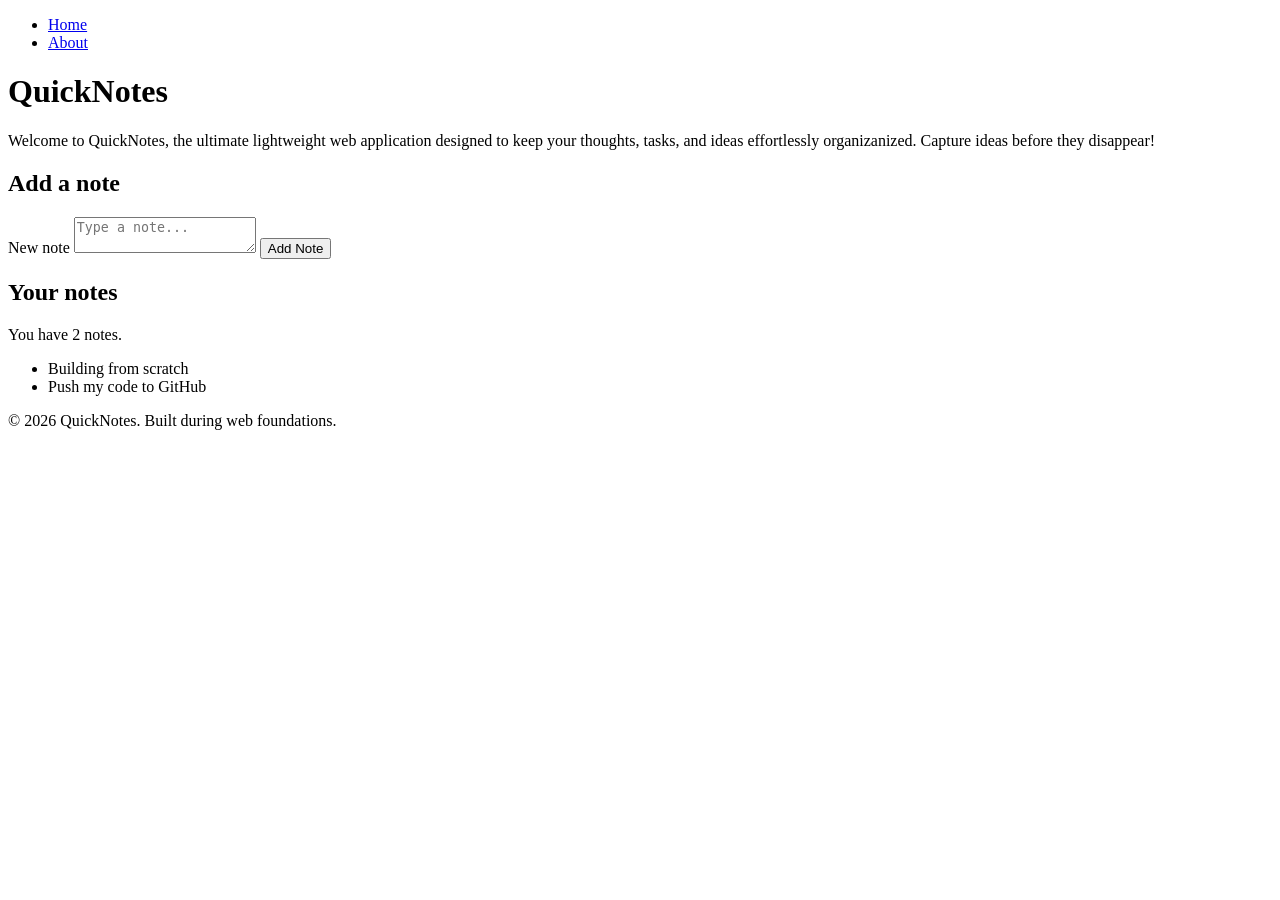
<file: day1/index.html>
<!doctype html>
<html lang="en">
  <head>
    <meta charset="UTF-8" />
    <meta name="viewport" content="width=device-width, initial-scale=1.0" />
    <title>QuickNotes</title>
  </head>
  <body>
    <header>
      <nav>
        <ul>
          <li><a href="index.html">Home</a></li>
          <li><a href="about.html">About</a></li>
        </ul>
      </nav>
    </header>  
    <main>
      <h1 class="my-title" id="my-title-id">QuickNotes</h1>
       <p>Welcome to QuickNotes, the ultimate lightweight web application designed to keep your thoughts, tasks, and ideas effortlessly organizanized. Capture ideas before they disappear!</p>
      <section>
        <h2>Add a note</h2>
        <form id="note-form">
          <label for="note-input">New note</label>
          <textarea type="text" id="note-input" placeholder="Type a note..."></textarea>
          <button class="button" type="submit" id="button-id">Add Note</button>
        </form>
      </section>

      <section>
        <h2>Your notes</h2>
        <p id="note-count">You have 2 notes.</p>
        <ul id="notes-list">
          <li>Building from scratch</li>
          <li>Push my code to GitHub</li>
        </ul>
      </section>
    </main>

    <footer>
      <p>&copy; 2026 QuickNotes. Built during web foundations.</p>
    </footer>
  </body>
</html>
</file>
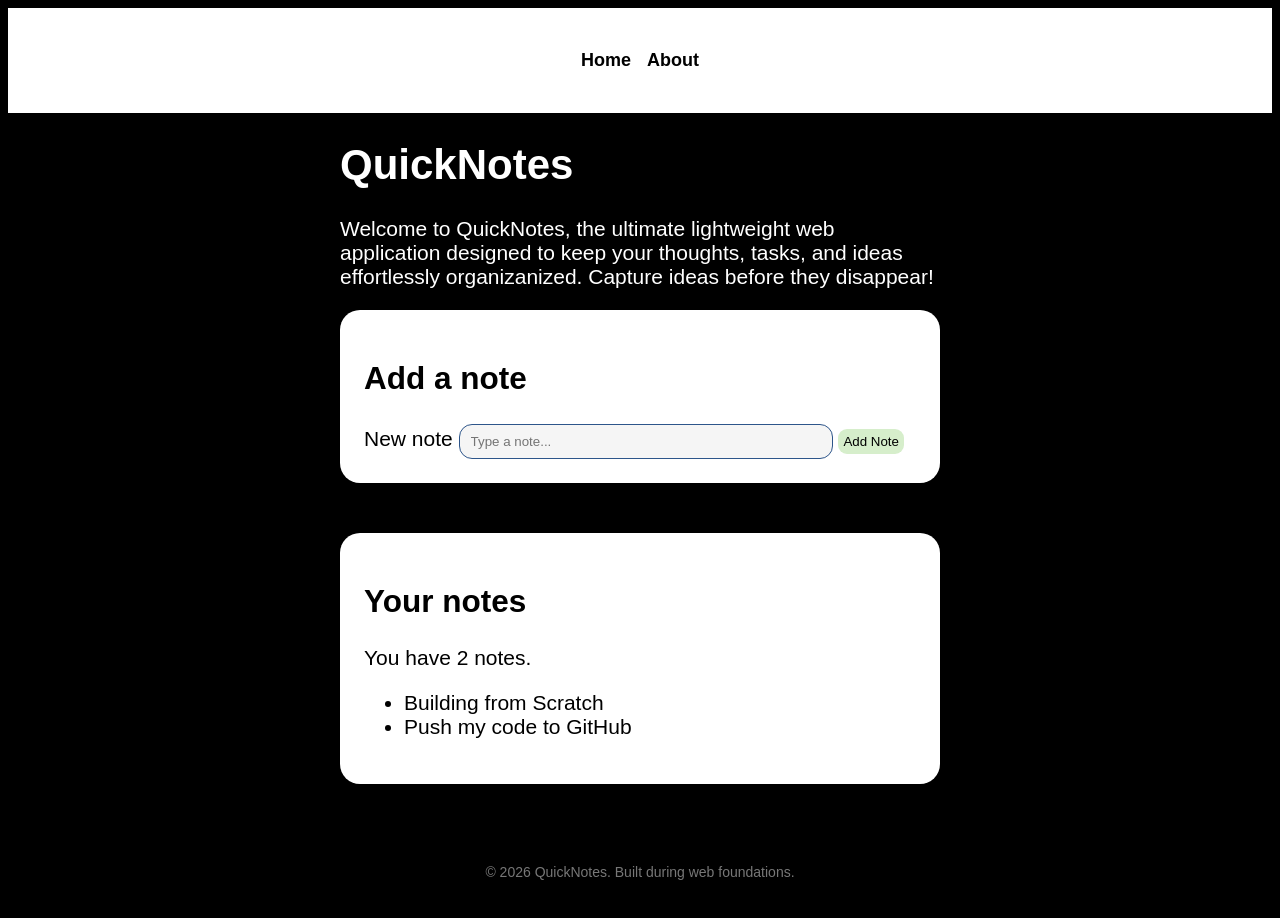
<file: day2/index.html>
<!doctype html>
<html lang="en">
  <head>
    <meta charset="UTF-8" />
    <meta name="viewport" content="width=device-width, initial-scale=1.0" />
    <title>QuickNotes</title>
    <link rel="stylesheet" href="style.css" />
  </head>
  <body>
    <header class="header">
      <nav class="topnav">
        <ul class="nav-list">
          <li><a href="index.html">Home</a></li>
          <li><a href="about.html">About</a></li>
        </ul>
      </nav>
    </header>
    <main class="main">
      <h1 class="my-title" id="my-title-id">QuickNotes</h1>
      <p>
        Welcome to QuickNotes, the ultimate lightweight web application designed
        to keep your thoughts, tasks, and ideas effortlessly organizanized. Capture ideas before they disappear!
      </p>

      <section class="section">
        <h2>Add a note</h2>
        <form id="note-form">
          <label for="note-input">New note</label>
          <input
            type="text"
            class="feedback-text"
            id="note-input"
            placeholder="Type a note..."
          />
          <button class="button" type="submit" id="button-id">Add Note</button>
        </form>
      </section>

      <section class="section">
        <h2>Your notes</h2>
        <p id="note-count">You have 2 notes.</p>
        <ul id="notes-list">
          <li>Building from Scratch</li>
          <li>Push my code to GitHub</li>
        </ul>
      </section>
    </main>

    <footer class="footer">
      <p>&copy; 2026 QuickNotes. Built during web foundations.</p>
    </footer>
  </body>
</html>
</file>
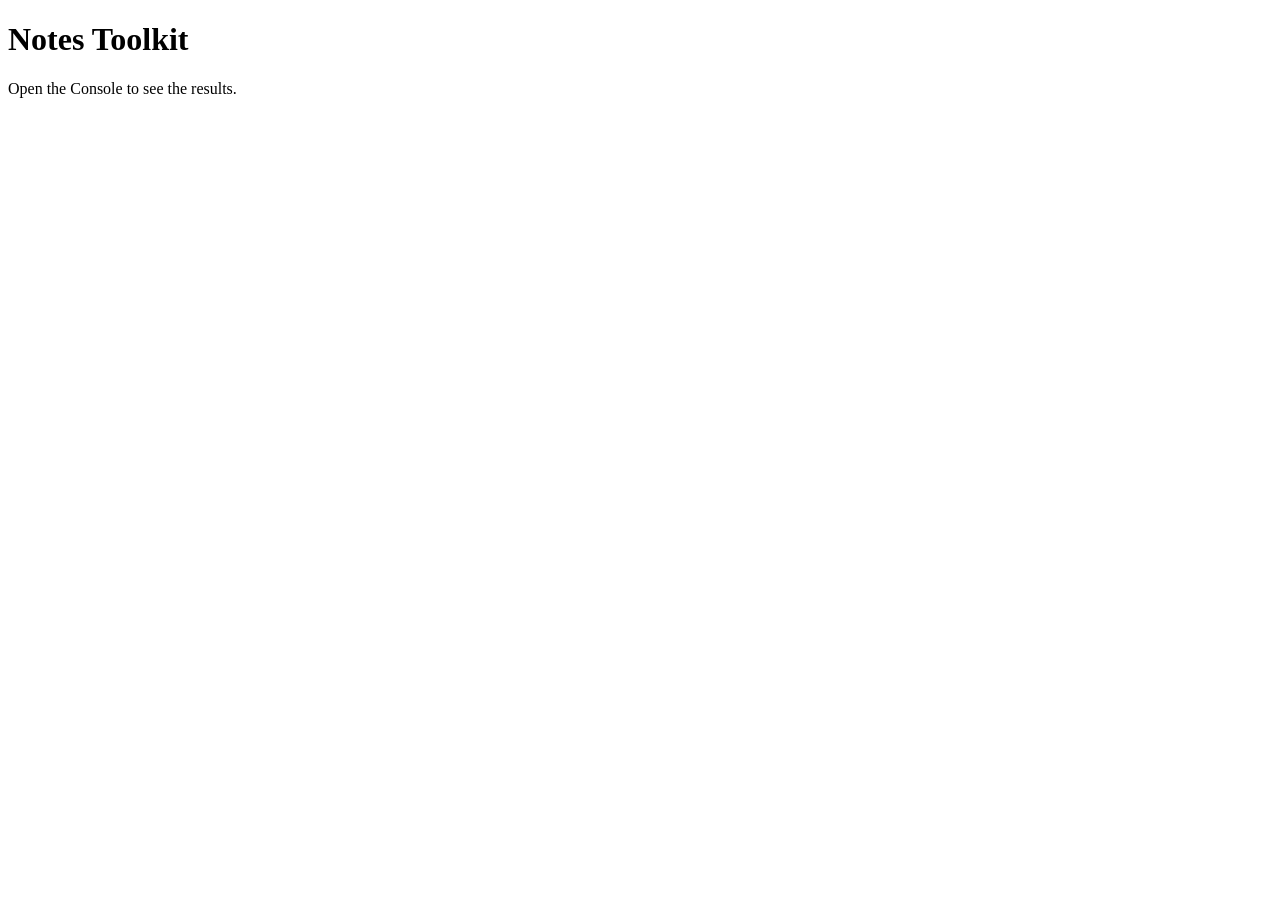
<file: day3/index.html>
<!DOCTYPE html>
<html lang="en">
<head>
    <meta charset="UTF-8">
    <meta name="viewport" content="width=device-width, initial-scale=1.0">
    <title>Notes Toolkit</title>
    <script src="script.js" defer></script>
</head>

<body>
    <h1>Notes Toolkit</h1>
    <p>Open the Console to see the results.</p>
</body>
</html>
</file>
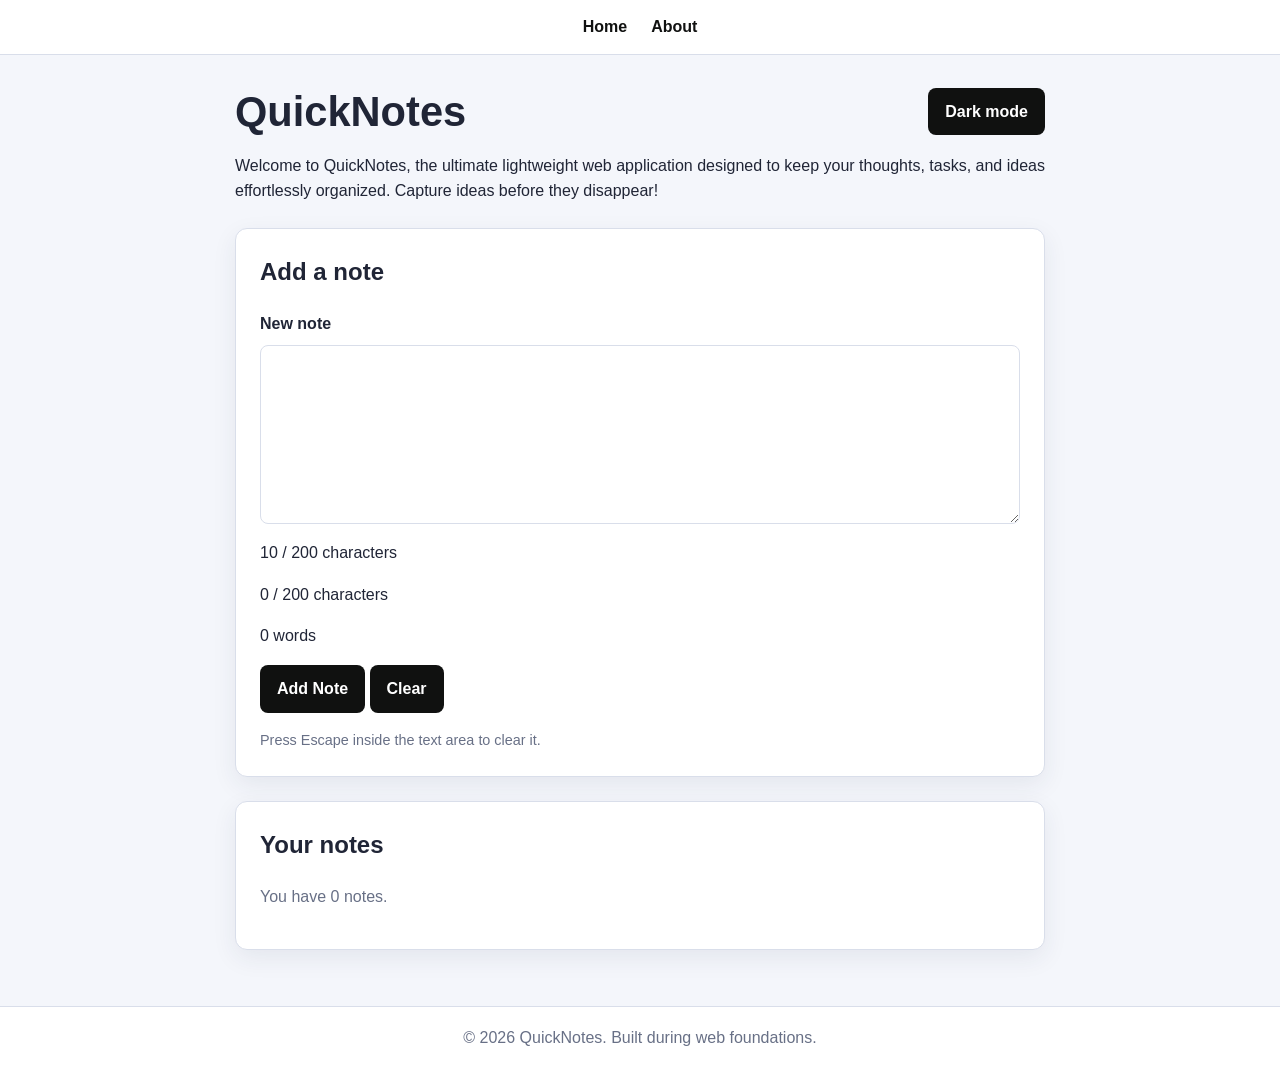
<file: day4/index.html>
<!doctype html>
<html lang="en">
  <head>
    <meta charset="UTF-8" />
    <meta name="viewport" content="width=device-width, initial-scale=1.0" />
    <title>QuickNotes</title>

    <link rel="stylesheet" href="style.css" />
    <script src="script.js" defer></script>

  </head>
  <body>
    <header class="header">
      <nav class="topnav">
        <ul class="nav-list">
          <li><a href="index.html">Home</a></li>
          <li><a href="about.html">About</a></li>
        </ul>
      </nav>
    </header>
    <main class="main">

      <div class="page-heading">
        <h1 class="my-title" id="my-title-id">QuickNotes</h1>
        <button type="button" id="theme-toggle">Dark mode</button>
      </div>
      
      <p>
        Welcome to QuickNotes, the ultimate lightweight web application designed
        to keep your thoughts, tasks, and ideas effortlessly organized. Capture ideas before they disappear!
      </p>

      <section class="section">

        <h2>Add a note</h2>

        <form id="note-form">
          <label for="note-input">New note</label>
          <textarea
            id="note-text" class="feedback-text" rows="6" placeholder="Type your note here..." aria-describedby="char-count word-count">
          </textarea>

          <p id="char-count"></p>0 / 200 characters</p>
          <p id="word-count">0 words</p>
 
          <button class="button" type="submit" id="button-id">Add Note</button>
          <button class="button" type="button" id="clear-btn">Clear</button>
        </form>

        <p class="hint">Press Escape inside the text area to clear it.</p>

      </section>

      <section class="section">
        <h2>Your notes</h2>
        <p id="note-count">You have 0 notes.</p>
        <ul id="notes-list">

        </ul>
      </section>
    </main>

    <footer class="footer">
      <p>&copy; 2026 QuickNotes. Built during web foundations.</p>
    </footer>

  </body>
</html>
</file>
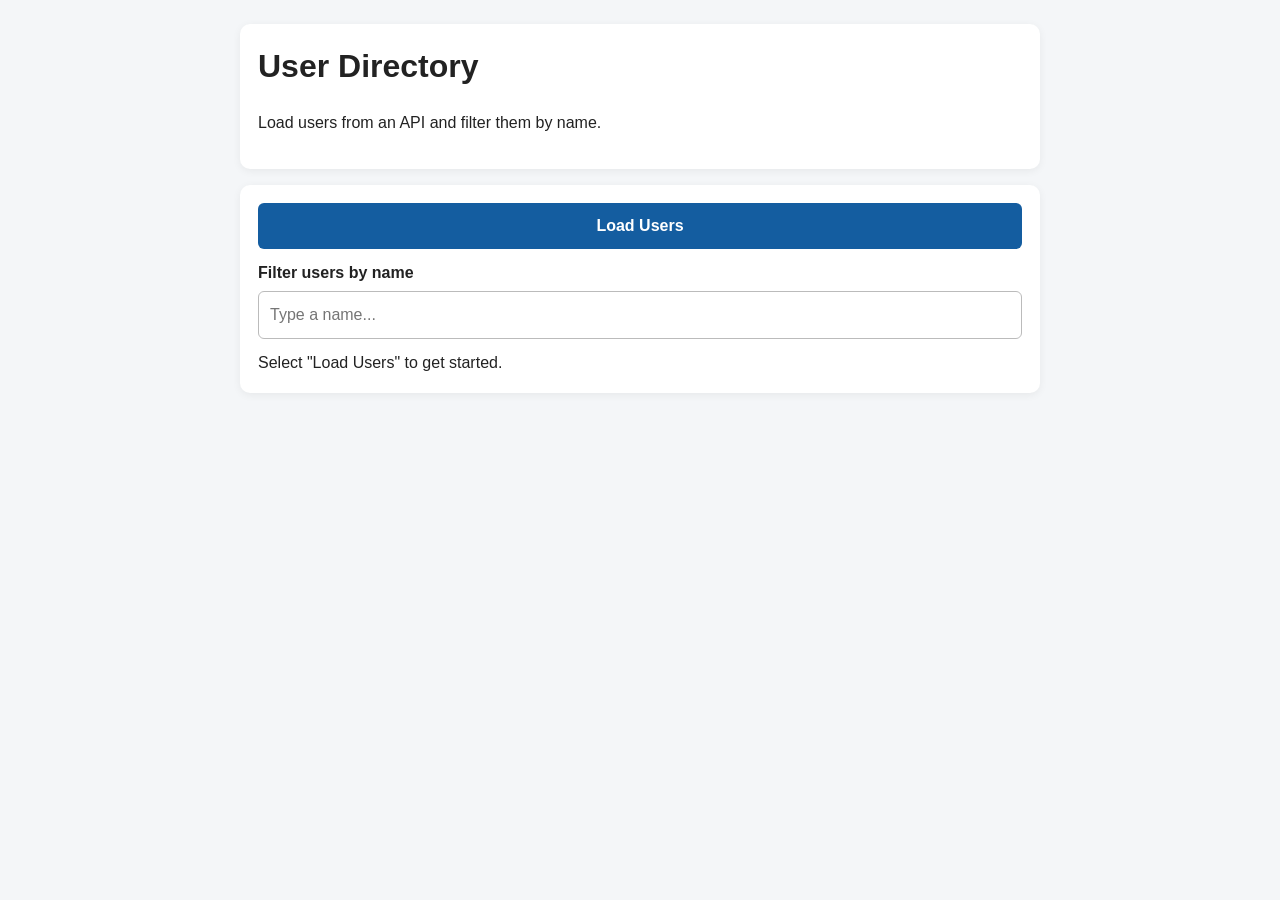
<file: day5/index.html>
<!DOCTYPE html>
<html lang="en">
<head>
  <meta charset="UTF-8">
  <meta name="viewport" content="width=device-width, initial-scale=1.0">
  <title>Day 5 - User Directory</title>
  <script src="users.js" defer></script>

  <style>
    * {
      box-sizing: border-box;
    }

    body {
      font-family: Arial, sans-serif;
      background-color: #f4f6f8;
      color: #222;
      margin: 0;
      padding: 24px;
      line-height: 1.5;
    }

    main {
      max-width: 800px;
      margin: 0 auto;
    }

    header,
    .controls,
    #users-list li {
      background: white;
      padding: 18px;
      margin-bottom: 16px;
      border-radius: 10px;
      box-shadow: 0 2px 8px rgba(0, 0, 0, 0.06);
    }

    h1 {
      margin-top: 0;
    }

    .controls {
      display: grid;
      gap: 12px;
    }

    label {
      display: block;
      font-weight: bold;
      margin-bottom: 6px;
    }

    input,
    button {
      width: 100%;
      padding: 11px;
      font: inherit;
      border: 1px solid #bbb;
      border-radius: 6px;
    }

    button {
      background-color: #145da0;
      color: white;
      border: none;
      cursor: pointer;
      font-weight: bold;
    }

    button:disabled {
      opacity: 0.6;
      cursor: not-allowed;
    }

    #status {
      min-height: 1.5em;
      margin: 0;
    }

    #users-list {
      list-style: none;
      padding: 0;
      margin: 0;
    }

    #users-list li h2 {
      margin-top: 0;
      font-size: 1.2rem;
    }

    #users-list li p {
      margin: 6px 0;
      overflow-wrap: anywhere;
    }

    @media (max-width: 500px) {
      body {
        padding: 14px;
      }
    }
  </style>
</head>

<body>
  <main>
    <header>
      <h1>User Directory</h1>
      <p>Load users from an API and filter them by name.</p>
    </header>

    <section class="controls" aria-label="User controls">
      <button id="load-users" type="button">
        Load Users
      </button>

      <div>
        <label for="filter-input">Filter users by name</label>
        <input
          id="filter-input"
          type="text"
          placeholder="Type a name..."
          autocomplete="off"
        >
      </div>

      <p id="status" role="status" aria-live="polite">
        Select "Load Users" to get started.
      </p>
    </section>

    <section aria-label="Users">
      <ul id="users-list"></ul>
    </section>
  </main>
</body>
</html>
</file>
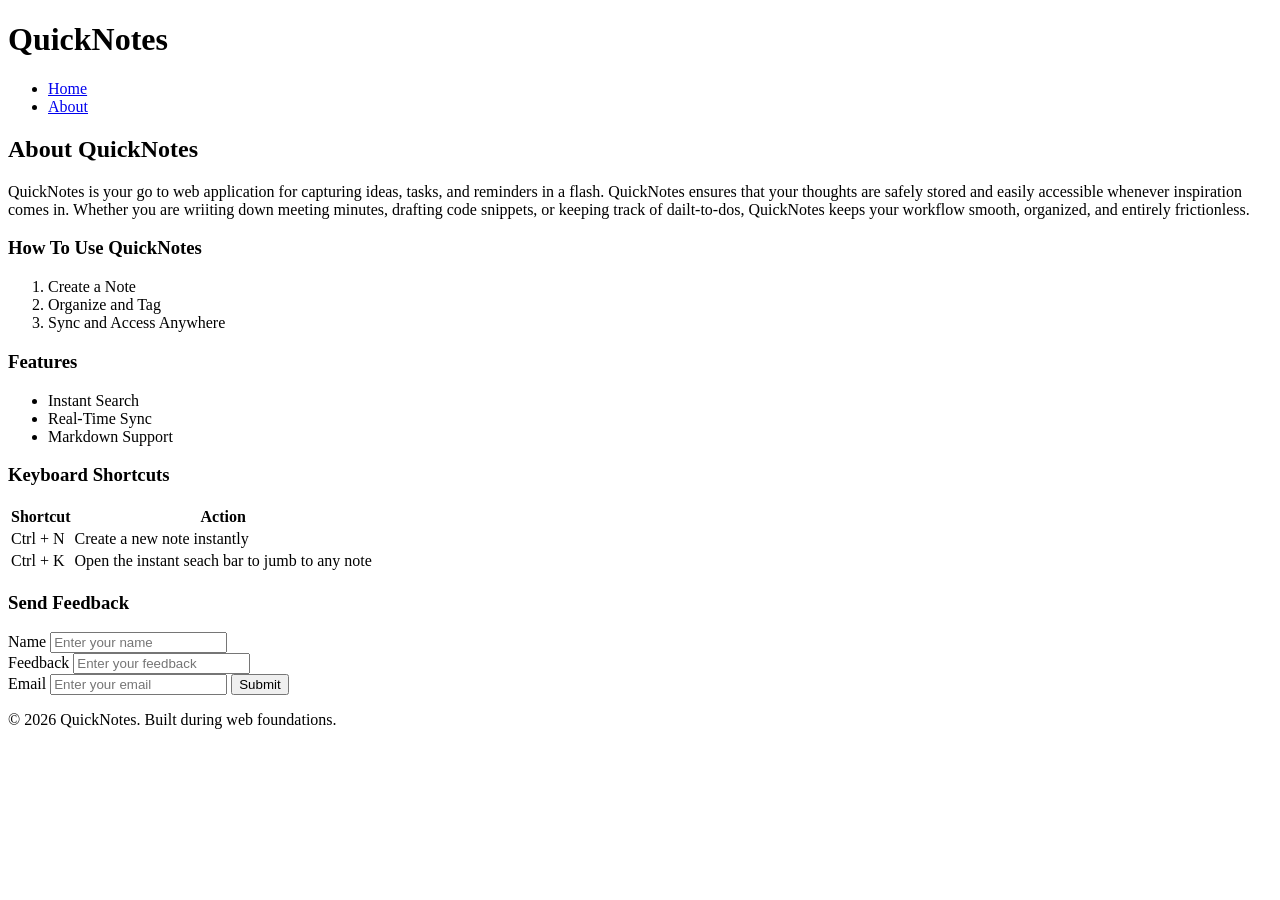
<file: day1/about.html>
<!DOCTYPE html>
<html lang="en">
<head>
    <meta charset="UTF-8">
    <meta name="viewport" content="width=device-width, initial-scale=1.0">
    <title>QuickNotes</title>
</head>
<body>
    <header>
        <h1>QuickNotes</h1>
        <nav>
            <ul>
                <li><a href="index.html">Home</a></li>
                <li><a href="about.html">About</a></li>
            </ul>
        </nav>
    </header>
    <main>
        <section>
            <h2>About QuickNotes</h2>
            <p>
            QuickNotes is your go to web application for capturing ideas, tasks, and reminders in a flash. QuickNotes ensures that your thoughts are safely stored and easily accessible whenever inspiration comes in. Whether you are wriiting down meeting minutes, drafting code snippets, or keeping track of dailt-to-dos, QuickNotes keeps your workflow smooth, organized, and entirely frictionless. 
            </p>
        </section>
            <h3>How To Use QuickNotes</h3>
            <ol>  
              <li>Create a Note</li>
              <li>Organize and Tag</li>
              <li>Sync and Access Anywhere</li>
            </ol>
    </section>
    <section>
        <h3>Features</h3>
        <ul>
            <li>Instant Search</li>
            <li>Real-Time Sync</li>
            <li>Markdown Support</li>
        </ul>
    </section>
        <section>
            <h3>Keyboard Shortcuts</h3>
            <table>
              <tr>
                <th>Shortcut</th>
                <th>Action</th>
            </tr>
            <tr>
                <td>Ctrl + N</td>
                <td>Create a new note instantly</td>
            </tr>
            <tr>
                <td>Ctrl + K</td>
                <td>Open the instant seach bar to jumb to any note</td>
            </tr>
        </table>
    </section>
    <section>
        <h3>Send Feedback</h3>
        <form>
            <label for="name">Name</label>
            <input type="text" id="name" placeholder="Enter your name">
            <br>
            <label for="feedback">Feedback</label>
            <input type="text" id="feedback" placeholder="Enter your feedback">
            <br>
            <label for="email">Email</label>
            <input type="email" id="email" placeholder="Enter your email">
            <button class="button">Submit</button>
        </form>
    </section>
    </main>
        <footer>
        <p>&copy; 2026 QuickNotes. Built during web foundations.</p>
    </footer> 
    
</body>
</html>
</file>
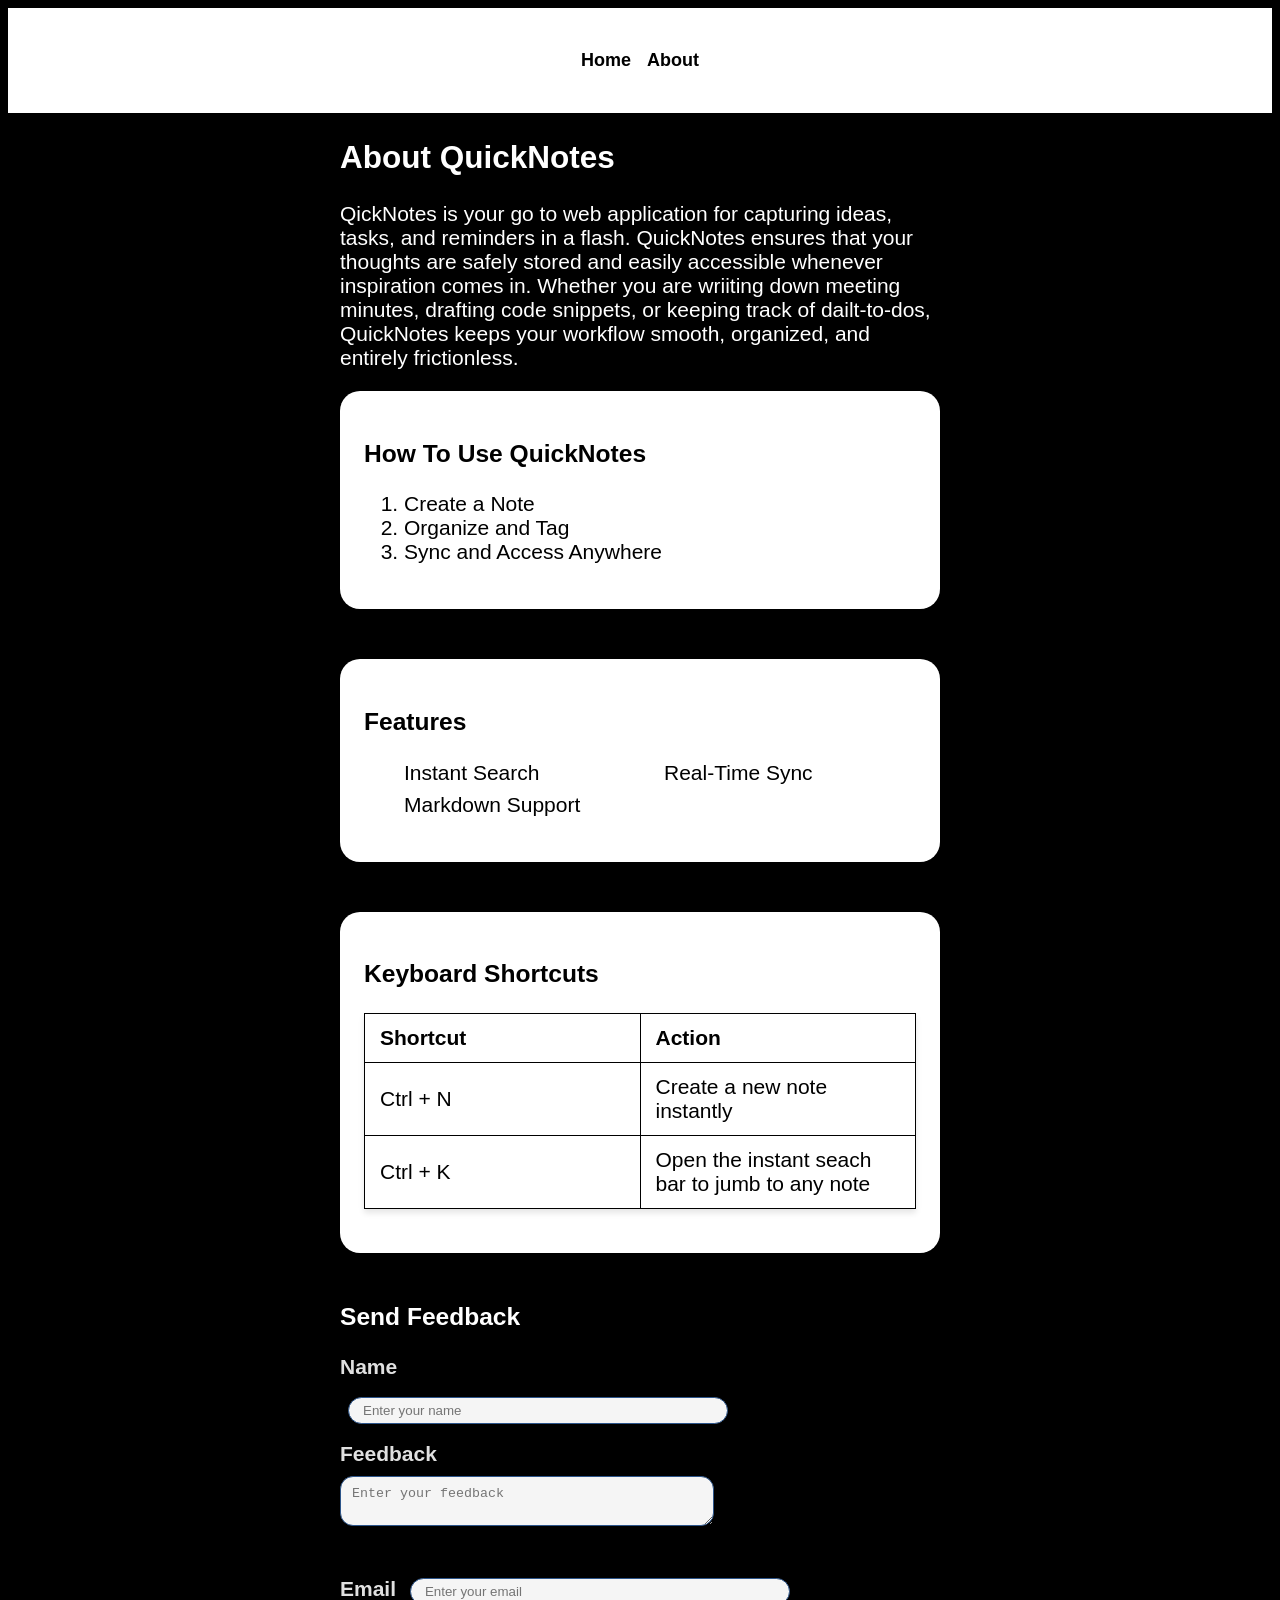
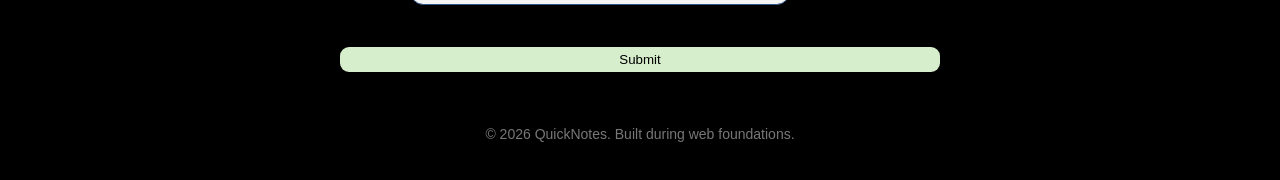
<file: day2/about.html>
<!doctype html>
<html lang="en">
  <head>
    <meta charset="UTF-8" />
    <meta name="viewport" content="width=device-width, initial-scale=1.0" />
    <title>QuickNotes</title>
    <link rel="stylesheet" href="style.css" />
  </head>
  <body>
    <header class="header">
      <nav class="topnav">
        <ul class="nav-list">
          <li class="home"><a href="index.html">Home</a></li>
          <li class="about"><a href="about.html">About</a></li>
        </ul>
      </nav>
    </header>
    <main class="main">
      <h2>About QuickNotes</h2>
      <p class="about-text">
        QickNotes is your go to web application for capturing ideas, tasks, and
        reminders in a flash. QuickNotes ensures that your thoughts are safely
        stored and easily accessible whenever inspiration comes in. Whether you
        are wriiting down meeting minutes, drafting code snippets, or keeping
        track of dailt-to-dos, QuickNotes keeps your workflow smooth, organized,
        and entirely frictionless.
      </p>
      <section class="section">
        <h3>How To Use QuickNotes</h3>
        <ol>
          <li>Create a Note</li>
          <li>Organize and Tag</li>
          <li>Sync and Access Anywhere</li>
        </ol>
      </section>
      <section class="section">
        <h3>Features</h3>
        <ul class="features">
          <li>Instant Search</li>
          <li>Real-Time Sync</li>
          <li>Markdown Support</li>
        </ul>
      </section>
      <section class="section">
        <h3>Keyboard Shortcuts</h3>
        <table class="table">
          <tr>
            <th>Shortcut</th>
            <th>Action</th>
          </tr>
          <tr>
            <td>Ctrl + N</td>
            <td>Create a new note instantly</td>
          </tr>
          <tr>
            <td>Ctrl + K</td>
            <td>Open the instant seach bar to jumb to any note</td>
          </tr>
        </table>
      </section>
      <section>
        <h3>Send Feedback</h3>
        <form class="feedback-form">
          <label for="name" class="name">Name</label>
          <input type="text" class="name-text" id="name" placeholder="Enter your name">
          <label for="feedback" class="feedback">Feedback</label>
          <textarea class="feedback-text" id="feedback" placeholder="Enter your feedback"></textarea>
          <br />
          <label for="email" class="email"
          >Email
          <input type="email" class="email-textbox" id="email" placeholder="Enter your email" />
          </label>
          <button class="button">Submit</button>
        </form>
      </section>
    </main>
    <footer class="footer">
      <p>&copy; 2026 QuickNotes. Built during web foundations.</p>
    </footer>
  </body>
</html>
</file>
<file: day2/style.css>
body {
  background-color: black;
  color: white;
  font-family: Arial, Helvetica, sans-serif;
  font-size: 21px;
}
.header {
  display: flex;
  color: black;
  position: sticky;
  justify-content: center;
  text-align: center;
  font-family: Arial, Helvetica, sans-serif;
  background-color: white;                                                                                                                                                                
  padding: 24px 16px;
}
.topnav {
  color: rgb(5, 56, 5);
  text-decoration: none;
  font-size: 18px;
  gap: 16px;
  display: flex;
}
.topnav a{
  text-decoration: none;
  color: black;
  font-weight: bold;
}
.nav-list {
  list-style-type: none;
  display: flex;
  gap: 16px;
  justify-content: center;
  align-items: center;
  padding: 0;
}

.main {
  max-width: 600px;
  margin: 24px auto;
  padding: 0 16px;
}

.section {
  margin-bottom: 50px;
  background-color: white;
  color: black;
  padding: 24px;
  border-radius: 20px;
}

.features{
  list-style-type: none;
  gap: 8px;
  display: grid; 
  grid-template-columns: repeat(auto-fit, minmax(180px, 1fr));
  overflow-wrap: anywhere;
}
.table {
  width: 100%;
  max-width: 100%;
  border-collapse: collapse;
  table-layout: fixed;
  margin: 20px auto;
  box-shadow: 0 4px 6px rgba(0, 0, 0, 0.1);
}
th,
td {
  padding: 12px 15px;
  text-align: left;
  border: 1px solid;
}
thead tr {
  background-color: #009879;
  color: #ffffff;
  font-weight: bold;
}
tbody tr:hover {
  background-color: green;
  cursor: pointer;
}
.feedback{
  color: #E0E0E0
}
.email{
  color: #E0E0E0
}
.name{
  color: #E0E0E0
}
.name-text {
  width: 100%;
  max-width: 350px;
  padding: 5px 14px;
  margin: 8px;
  background-color: whitesmoke;
  border: 1px solid #2d558a;
  border-radius: 15px;
} 
.feedback-text {
  width: 100%;
  max-width: 350px;
  padding: 9px 11px;
  margin: 0;
  background-color: whitesmoke;
  border: 1px solid #2d558a;
  border-radius: 13px;
}
.feedback-form {
  display: flex;
  flex-direction: column;
  gap: 10px;
  width: 100%;
  font-weight: bold;
  flex-wrap: wrap;
} 
.email-textbox {
  width: 100%;
  max-width: 350px;
  padding: 5px 14px;
  margin: 8px;
  background-color: whitesmoke;
  border: 1px solid #2d558a;
  border-radius: 15px;
}
.button {
  background-color: #d6eecb;
  border: none;
  padding: 5px;
  border-radius: 9px;
  color: black;
  font-family: Arial, Helvetica, sans-serif;
  transition: background-color 0.3s ease, transform 0.3s ease;
}
.button:hover {
  background-color: antiquewhite;
  cursor: pointer;
  transform: scale(1.05);
}
@media (max-width: 600px) {
  .features {
    grid-template-columns: 1fr;
  }
}
.footer{
  text-align: center;
  color: #777;
  font-size: 14px;
  padding: 16px;
}
</file>
<file: day4/style.css>
:root {
    color-scheme: light;
    --background-color: #f4f6fb;
    --surface-color: #ffffff;
    --text-color: #202536;
    --muted-color: #687086;
    --border-color: #d9deea;
    --primary-color: #101110;
    --primary-text: #ffffff;
    --input-background: #ffffff;
    --link-color: #101110;
    --warning-color: #c66a00;
    --over-color: #c62828;
}

body.dark {
    color-scheme: dark;
    --background-color: #111827;
    --surface-color: #1f2937;
    --text-color: #f3f4f6;
    --muted-color: #b5bdcc;
    --border-color: #4b5563;
    --primary-color: #101110;
    --primary-text: #ffffff;
    --input-background: #111827;
    --link-color: #f0f1f5;
    --warning-color: #ffb454;
    --over-color: #ff6b6b;
}

* {
    box-sizing: border-box;
}

body {
    display: flex;
    flex-direction: column;
    min-height: 100vh;
    margin: 0;
    background-color: var(--background-color);
    color: var(--text-color);
    font-family: sans-serif;
    line-height: 1.6;
    transition: background-color 0.2s ease, color 0.2s ease;
}

.header {
    padding: 14px 20px;
    background-color: var(--surface-color);
    border-bottom: 1px solid var(--border-color);
}

.topnav {
    max-width: 1000px;
    margin: 0 auto;
}

.nav-list {
    display: flex;
    flex-wrap: wrap;
    gap: 24px;
    margin: 0;
    padding: 0;
    list-style: none;
    justify-content: center;
}

.nav-list a {
    color: var(--link-color);
    font-weight: bold;
    text-decoration: none;
}

.nav-list a:hover {
    text-decoration: underline;
}

.main {
    flex: 1;
    width: 100%;
    max-width: 850px;
    margin: 32px auto;
    padding: 0 20px;
}

.page-heading {
    display: flex;
    align-items: center;
    justify-content: space-between;
    flex-wrap: wrap;
    gap: 16px;
}

.page-heading h1 {
    margin: 0;
    font-size: clamp(2rem, 5vw, 2.6rem);
    line-height: 1.2;
}

.intro {
    margin: 16px 0 28px;
    color: var(--muted-color);
}

.section {
    margin: 24px 0;
    padding: 24px;
    background-color: var(--surface-color);
    border: 1px solid var(--border-color);
    border-radius: 12px;
    box-shadow: 0 8px 24px rgba(32, 45, 80, 0.08);
}

.section h2 {
    margin-top: 0;
}

label {
    display: block;
    margin-bottom: 8px;
    font-weight: 700;
}

.feedback-text {
    display: block;
    width: 100%;
    min-height: 150px;
    padding: 12px;
    border: 1px solid var(--border-color);
    border-radius: 8px;
    background-color: var(--input-background);
    color: var(--text-color);
    font: inherit;
    resize: vertical;
}

.feedback-text:focus {
    outline: 3px solid var(--primary-color);
    outline-offset: 2px;
}

.counters {
    display: flex;
    justify-content: space-between;
    flex-wrap: wrap;
    gap: 8px 16px;
    margin-top: 8px;
}

.counters p {
    margin: 0;
    color: var(--muted-color);
    font-size: 0.95rem;
}

.warning {
    color: var(--warning-color) !important;
}

.over {
    color: var(--over-color) !important;
    font-weight: bold;
}

.button,
#theme-toggle,
.delete-btn {
    padding: 10px 16px;
    border: 1px solid transparent;
    border-radius: 8px;
    background-color: var(--primary-color);
    color: var(--primary-text);
    font: inherit;
    font-weight: 600;
    cursor: pointer;
}

.button:hover,
#theme-toggle:hover,
.delete-btn:hover {
    filter: brightness(0.95);
}

.button:focus-visible,
#theme-toggle:focus-visible,
.delete-btn:focus-visible {
    outline: 3px solid var(--warning-color);
    outline-offset: 3px;
}

.button-group {
    display: flex;
    flex-wrap: wrap;
    gap: 12px;
    margin-top: 16px;
}

.secondary-button {
    background-color: transparent;
    color: var(--text-color);
    border-color: var(--border-color);
}

.hint {
    margin: 16px 0 0;
    color: var(--muted-color);
    font-size: 0.9rem;
}

#note-count {
    color: var(--muted-color);
}

#notes-list {
    padding: 0;
    list-style: none;
}

#notes-list .note {
    display: flex;
    align-items: flex-start;
    justify-content: space-between;
    gap: 12px;
    margin: 10px 0;
    padding: 12px;
    background-color: var(--background-color);
    border: 1px solid var(--border-color);
    border-radius: 8px;
}

#notes-list .note span {
    flex: 1;
    min-width: 0;
    overflow-wrap: anywhere;
    white-space: pre-wrap;
}

.delete-btn {
    flex-shrink: 0;
    padding: 6px 10px;
    font-size: 0.9rem;
}

.footer {
    padding: 18px 20px;
    text-align: center;
    background-color: var(--surface-color);
    border-top: 1px solid var(--border-color);
    color: var(--muted-color);
}

.footer p {
    margin: 0;
}

@media (max-width: 600px) {
    .main {
        margin: 20px auto;
        padding: 0 14px;
    }

    .section {
        padding: 18px;
    }

    .page-heading {
        align-items: flex-start;
    }

    #notes-list .note {
        flex-direction: column;
    }
}
</file>
